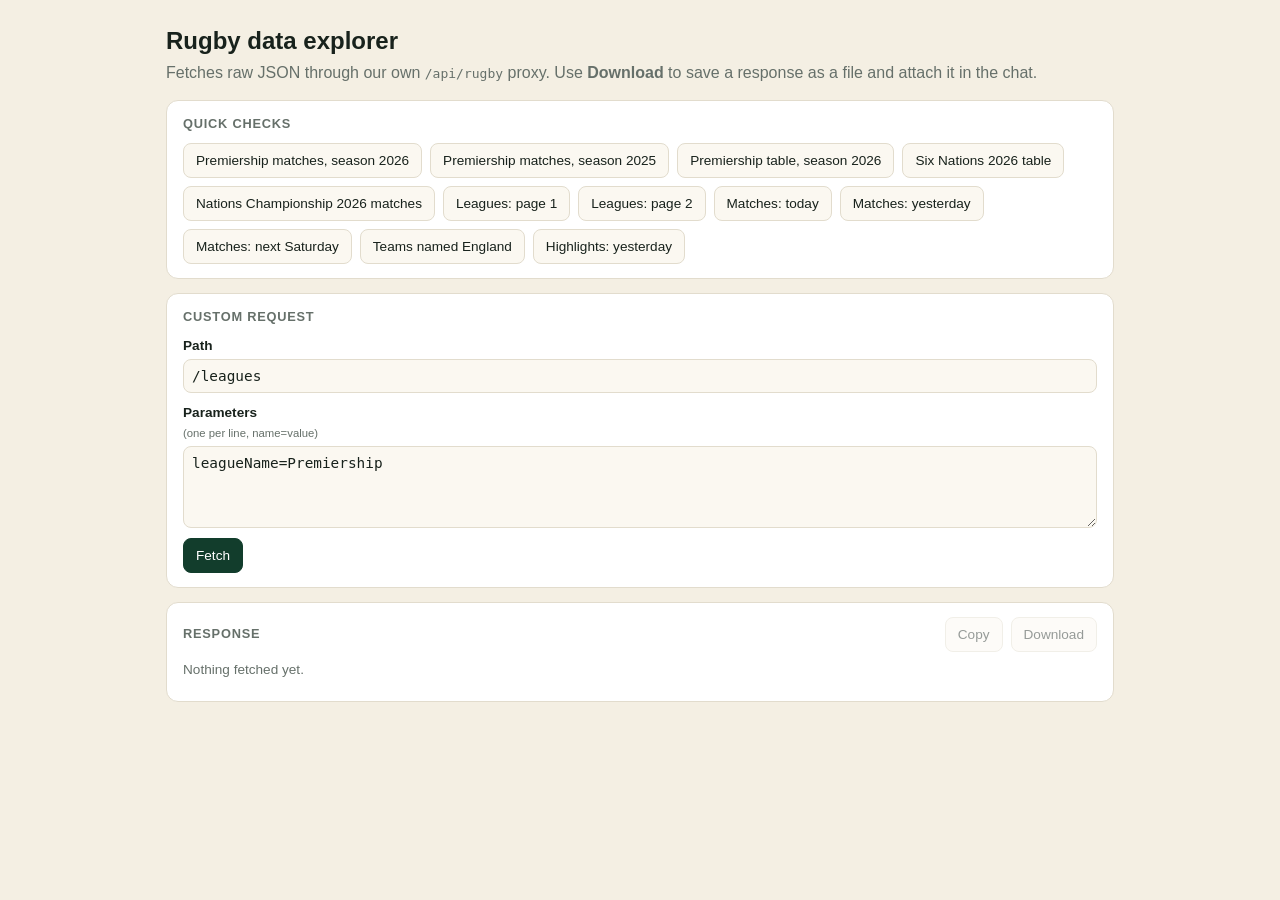
<file: explorer.html>
<!doctype html>
<html lang="en">
<head>
  <meta charset="utf-8">
  <meta name="viewport" content="width=device-width, initial-scale=1">
  <title>Rugby Data Explorer</title>
  <link rel="stylesheet" href="style.css">
</head>
<body class="explorer">
  <header class="ex-header">
    <h1>Rugby data explorer</h1>
    <p>Fetches raw JSON through our own <code>/api/rugby</code> proxy. Use <b>Download</b> to save a response as a file and attach it in the chat.</p>
  </header>

  <section class="ex-card">
    <h2>Quick checks</h2>
    <div class="ex-quick" id="quick"></div>
  </section>

  <section class="ex-card">
    <h2>Custom request</h2>
    <form id="form" class="ex-form">
      <label>Path
        <input id="path" value="/leagues" autocomplete="off" spellcheck="false">
      </label>
      <label>Parameters <small>(one per line, name=value)</small>
        <textarea id="params" rows="4" spellcheck="false">leagueName=Premiership</textarea>
      </label>
      <button type="submit">Fetch</button>
    </form>
  </section>

  <section class="ex-card">
    <div class="ex-result-head">
      <h2>Response</h2>
      <div class="ex-actions">
        <button type="button" id="copy" disabled>Copy</button>
        <button type="button" id="download" disabled>Download</button>
      </div>
    </div>
    <p id="meta" class="ex-meta">Nothing fetched yet.</p>
    <p id="link" class="ex-meta"></p>
    <div id="matches" class="ex-matches"></div>
    <pre id="out" class="ex-out"></pre>
  </section>

  <script>
    const londonDate = (offsetDays = 0) => {
      const d = new Date(Date.now() + offsetDays * 86400000);
      return new Intl.DateTimeFormat('en-CA', { timeZone: 'Europe/London' }).format(d);
    };

    // League IDs confirmed from /leagues on 18 Oct 2026. Always use IDs, never names
    // ("Premiership Rugby" exists three times; the real one is 11847).
    const QUICK = [
      ['Premiership matches, season 2026', '/matches', { leagueId: 11847, season: 2026 }],
      ['Premiership matches, season 2025', '/matches', { leagueId: 11847, season: 2025 }],
      ['Premiership table, season 2026', '/standings', { leagueId: 11847, season: 2026 }],
      ['Six Nations 2026 table', '/standings', { leagueId: 44185, season: 2026 }],
      ['Nations Championship 2026 matches', '/matches', { leagueId: 124179, season: 2026 }],
      ['Leagues: page 1', '/leagues', {}],
      ['Leagues: page 2', '/leagues', { offset: 100 }],
      ['Matches: today', '/matches', { date: londonDate(0), timezone: 'Europe/London' }],
      ['Matches: yesterday', '/matches', { date: londonDate(-1), timezone: 'Europe/London' }],
      ['Matches: next Saturday', '/matches', { date: nextSaturday(), timezone: 'Europe/London' }],
      ['Teams named England', '/teams', { name: 'England' }],
      ['Highlights: yesterday', '/highlights', { date: londonDate(-1), timezone: 'Europe/London' }],
    ];

    function nextSaturday() {
      for (let i = 1; i <= 7; i++) {
        const s = londonDate(i);
        if (new Date(s + 'T12:00:00Z').getUTCDay() === 6) return s;
      }
      return londonDate(0);
    }

    const $ = id => document.getElementById(id);
    let lastText = '';
    let lastName = 'rugby.json';

    function buildUrl(path, params) {
      const q = new URLSearchParams({ path, ...params });
      return '/api/rugby?' + q.toString();
    }

    async function run(path, params) {
      const url = buildUrl(path, params);
      $('meta').textContent = 'Loading…';
      $('link').innerHTML = '';
      $('out').textContent = '';
      $('matches').innerHTML = '';
      $('copy').disabled = $('download').disabled = true;
      const started = performance.now();
      try {
        const res = await fetch(url);
        const text = await res.text();
        let pretty = text;
        let json = null;
        try { json = JSON.parse(text); pretty = JSON.stringify(json, null, 2); } catch {}
        showMatchButtons(json, path);
        lastText = pretty;
        lastName = 'rugby' + path.replace(/\//g, '-') + '-' +
          Object.values(params).join('-').replace(/[^A-Za-z0-9-]+/g, '_').slice(0, 60) + '.json';
        const ms = Math.round(performance.now() - started);
        const cache = res.headers.get('X-Rugby-Cache-Seconds');
        $('meta').textContent = `HTTP ${res.status} · ${(text.length / 1024).toFixed(1)} KB · ${ms} ms` +
          (cache ? ` · shared cache ${cache}s` : '');
        $('meta').className = 'ex-meta ' + (res.ok ? 'ok' : 'bad');
        const a = document.createElement('a');
        a.href = url; a.target = '_blank'; a.rel = 'noopener';
        a.textContent = location.origin + url;
        $('link').append('URL: ', a);
        $('out').textContent = pretty.length > 400000
          ? pretty.slice(0, 400000) + '\n\n… (truncated on screen — Download has the full response)'
          : pretty;
        $('copy').disabled = $('download').disabled = false;
      } catch (err) {
        $('meta').textContent = 'Request failed: ' + err.message;
        $('meta').className = 'ex-meta bad';
      }
    }

    // When a response is a list of matches, offer one-tap buttons to open each match's detail.
    function showMatchButtons(json, path) {
      if (path.replace(/\/+$/, '') !== '/matches') return;
      const list = Array.isArray(json) ? json : Array.isArray(json && json.data) ? json.data : [];
      const matches = list.filter(m => m && m.id && m.homeTeam && m.awayTeam);
      if (!matches.length) return;
      const box = $('matches');
      const note = document.createElement('p');
      note.className = 'ex-meta';
      note.textContent = `${matches.length} matches. Tap one to fetch its full detail:`;
      box.append(note);
      for (const m of matches) {
        const b = document.createElement('button');
        b.type = 'button';
        const when = m.date ? new Date(m.date).toLocaleDateString('en-GB', { day: 'numeric', month: 'short', year: 'numeric', timeZone: 'Europe/London' }) : '';
        const state = (m.state && m.state.description) || '';
        const score = (m.state && m.state.score) ? ` ${m.state.score}` : '';
        b.textContent = `${when} · ${m.homeTeam.name} v ${m.awayTeam.name} · ${state}${score}`;
        b.addEventListener('click', () => {
          $('path').value = '/matches/' + m.id;
          $('params').value = '';
          run('/matches/' + m.id, {});
          window.scrollTo({ top: 0, behavior: 'smooth' });
        });
        box.append(b);
      }
    }

    for (const [label, path, params] of QUICK) {
      const b = document.createElement('button');
      b.type = 'button';
      b.textContent = label;
      b.addEventListener('click', () => {
        $('path').value = path;
        $('params').value = Object.entries(params).map(([k, v]) => `${k}=${v}`).join('\n');
        run(path, params);
      });
      $('quick').append(b);
    }

    $('form').addEventListener('submit', e => {
      e.preventDefault();
      const params = {};
      for (const line of $('params').value.split('\n')) {
        const i = line.indexOf('=');
        if (i > 0) params[line.slice(0, i).trim()] = line.slice(i + 1).trim();
      }
      run($('path').value.trim(), params);
    });

    $('copy').addEventListener('click', async () => {
      try { await navigator.clipboard.writeText(lastText); $('copy').textContent = 'Copied'; }
      catch { $('copy').textContent = 'Copy failed'; }
      setTimeout(() => { $('copy').textContent = 'Copy'; }, 1500);
    });

    $('download').addEventListener('click', () => {
      const blob = new Blob([lastText], { type: 'application/json' });
      const a = document.createElement('a');
      a.href = URL.createObjectURL(blob);
      a.download = lastName;
      document.body.append(a);
      a.click();
      setTimeout(() => { URL.revokeObjectURL(a.href); a.remove(); }, 1000);
    });
  </script>
</body>
</html>
</file>
<file: style.css>
/* Rugby — styles. "Clubhouse" look: bottle-green masthead with pitch stripes,
   cream match-programme paper, condensed scoreboard numerals. */

:root {
  --green: #123d2c;
  --green-2: #19513b;
  --green-ink: #0d2c20;
  --cream: #f4efe3;
  --paper: #fbf8f1;
  --card: #ffffff;
  --ink: #18221c;
  --muted: #66706a;
  --line: #e2dccd;
  --gold: #c9a227;
  --red: #c8102e;
  --win: #1d6b45;
  --loss: #a33a2c;
  --draw: #8a7a3d;
  --track: #fff4cf;
  --track-ink: #5a4500;
  --bad: #b3261e;
  --radius: 12px;
  --shadow: 0 1px 2px rgba(20, 30, 25, .06), 0 2px 8px rgba(20, 30, 25, .05);
  --font: -apple-system, BlinkMacSystemFont, "Segoe UI", Roboto, sans-serif;
  --display: "Barlow Condensed", "Arial Narrow", sans-serif;
  --mono: ui-monospace, SFMono-Regular, Menlo, monospace;
}

@media (prefers-color-scheme: dark) {
  :root {
    --cream: #0f1512;
    --paper: #121a16;
    --card: #19221d;
    --ink: #e6ebe7;
    --muted: #96a29b;
    --line: #2a3530;
    --track: #3a3214;
    --track-ink: #f2d77a;
    --win: #5fc08b;
    --loss: #e58a7d;
    --draw: #d1bf72;
    --bad: #f2867e;
    --shadow: none;
  }
}

*, *::before, *::after { box-sizing: border-box; }
html { -webkit-text-size-adjust: 100%; }
body { margin: 0; font-family: var(--font); background: var(--cream); color: var(--ink); line-height: 1.4; }
body.no-scroll { overflow: hidden; }
button { font: inherit; color: inherit; }
img { display: block; }

/* Keep in EVERY version of this file: without it, overlays with the
   hidden attribute still show (lesson from the cricket app). */
.overlay[hidden] { display: none; }
[hidden] { display: none !important; }

/* ── Masthead ─────────────────────────────────── */
.masthead {
  position: sticky; top: 0; z-index: 20;
  color: #fff;
  background:
    repeating-linear-gradient(90deg, rgba(255,255,255,.035) 0 48px, transparent 48px 96px),
    linear-gradient(180deg, var(--green-2), var(--green));
  box-shadow: 0 2px 10px rgba(0,0,0,.18);
  padding-top: env(safe-area-inset-top);
}
.masthead-inner { max-width: 760px; margin: 0 auto; padding: 12px 16px 6px; display: flex; align-items: center; justify-content: space-between; gap: 12px; }
.brand { display: flex; align-items: center; gap: 10px; min-width: 0; }
.brand-ball {
  width: 30px; height: 20px; border-radius: 50%; flex: none;
  background: linear-gradient(135deg, #fff 0%, #e9e4d6 100%);
  transform: rotate(-30deg);
  position: relative; box-shadow: inset 0 0 0 1.5px rgba(0,0,0,.08);
}
.brand-ball::after { content: ""; position: absolute; left: 7px; right: 7px; top: 9px; height: 2px; background: var(--red); border-radius: 2px; }
.brand h1 { font: 700 1.7rem/1 var(--display); letter-spacing: .04em; text-transform: uppercase; margin: 0; }
.brand-sub { margin: 2px 0 0; font-size: .74rem; color: rgba(255,255,255,.72); white-space: nowrap; overflow: hidden; text-overflow: ellipsis; }
.pick-btn {
  flex: none; border: 1px solid rgba(255,255,255,.35); background: rgba(255,255,255,.08); color: #fff;
  border-radius: 999px; padding: 6px 12px; font-size: .82rem; font-weight: 600; cursor: pointer;
}
.tabs { max-width: 760px; margin: 0 auto; display: flex; padding: 0 8px; }
.tabs button {
  flex: 1; background: none; border: 0; color: rgba(255,255,255,.68); cursor: pointer;
  font: 600 1.05rem/1 var(--display); letter-spacing: .08em; text-transform: uppercase;
  padding: 10px 4px 11px; border-bottom: 3px solid transparent;
}
.tabs button[aria-selected="true"] { color: #fff; border-bottom-color: var(--gold); }

/* ── Filters ──────────────────────────────────── */
.filters { max-width: 760px; margin: 0 auto; padding: 12px 16px 4px; display: grid; gap: 10px; }
.chips { display: flex; gap: 8px; overflow-x: auto; padding-bottom: 2px; scrollbar-width: none; }
.chips::-webkit-scrollbar { display: none; }
/* Phones: one swipeable row, faded at the right edge to show there's more. */
@media (max-width: 639px) {
  .chips { -webkit-mask-image: linear-gradient(90deg, #000 calc(100% - 28px), transparent);
           mask-image: linear-gradient(90deg, #000 calc(100% - 28px), transparent); padding-right: 24px; }
}
/* Wider screens: wrap onto extra lines so every button is visible. */
@media (min-width: 640px) { .chips { flex-wrap: wrap; overflow-x: visible; } }
.chip {
  flex: none; display: inline-flex; align-items: center; gap: 6px; cursor: pointer;
  border: 1px solid var(--line); background: var(--card); color: var(--ink);
  border-radius: 999px; padding: 6px 12px; font-size: .85rem; font-weight: 600;
}
.chip.on { background: var(--green); border-color: var(--green); color: #fff; }
.search {
  width: 100%; font: inherit; font-size: 16px; padding: 9px 12px; border-radius: 10px;
  border: 1px solid var(--line); background: var(--card); color: var(--ink);
}

/* ── Content ──────────────────────────────────── */
.content { max-width: 760px; margin: 0 auto; padding: 8px 16px 48px; }
.day { margin-top: 14px; }
.day-title {
  font: 700 1rem/1.2 var(--display); letter-spacing: .06em; text-transform: uppercase;
  color: var(--muted); margin: 0 0 8px; padding-bottom: 4px; border-bottom: 2px solid var(--line);
}
.live-title { color: var(--red); }
.cards { display: grid; gap: 8px; }
@media (min-width: 640px) { .cards { grid-template-columns: 1fr 1fr; } }

.match {
  display: block; width: 100%; text-align: left; cursor: pointer;
  background: var(--card); border: 1px solid var(--line); border-radius: var(--radius);
  box-shadow: var(--shadow); padding: 10px 12px 8px;
}
.match:hover { border-color: color-mix(in srgb, var(--green) 35%, var(--line)); }
.match-live { border-left: 4px solid var(--red); }
.match-meta { display: flex; justify-content: space-between; align-items: center; gap: 8px; margin-bottom: 6px; font-size: .74rem; color: var(--muted); }
.comp { font-weight: 600; text-transform: uppercase; letter-spacing: .04em; white-space: nowrap; overflow: hidden; text-overflow: ellipsis; }
.when { font: 700 1rem/1 var(--display); color: var(--ink); letter-spacing: .03em; }
.team-row { display: grid; grid-template-columns: 26px 1fr auto; align-items: center; gap: 10px; padding: 3px 0; }
.team-name { font-weight: 500; white-space: nowrap; overflow: hidden; text-overflow: ellipsis; }
.team-row.win .team-name { font-weight: 700; }
.team-row.tracked .team-name { color: var(--track-ink); }
.team-row.tracked .team-name::after { content: " ●"; color: var(--gold); font-size: .7em; vertical-align: middle; }
.pts { font: 700 1.45rem/1 var(--display); min-width: 2ch; text-align: right; color: var(--muted); }
.team-row.win .pts { color: var(--ink); }

.crest { width: 26px; height: 26px; object-fit: contain; flex: none; }
.crest.xs { width: 18px; height: 18px; }
.crest.sm { width: 22px; height: 22px; }
.crest.lg { width: 56px; height: 56px; }
.crest-fallback {
  display: inline-grid; place-items: center; border-radius: 50%;
  background: hsl(var(--h, 140) 45% 32%); color: #fff;
  font: 700 .66rem/1 var(--display); letter-spacing: .03em;
}
.crest-fallback.xs { font-size: .55rem; }
.crest-fallback.lg { font-size: 1.3rem; }

.live-pill { display: inline-flex; align-items: center; gap: 5px; color: var(--red); font-weight: 700; font-size: .74rem; text-transform: uppercase; letter-spacing: .04em; white-space: nowrap; }
.live-pill i { width: 8px; height: 8px; border-radius: 50%; background: var(--red); animation: pulse 1.4s infinite; }
@keyframes pulse { 0%, 100% { opacity: 1; } 50% { opacity: .25; } }
@media (prefers-reduced-motion: reduce) { .live-pill i { animation: none; } }
.tag { display: inline-block; font-size: .7rem; font-weight: 700; text-transform: uppercase; letter-spacing: .04em; padding: 2px 7px; border-radius: 6px; background: var(--cream); color: var(--muted); white-space: nowrap; }
.tag-postponed, .tag-cancelled { background: #fbe3df; color: #8f2a1d; }
@media (prefers-color-scheme: dark) { .tag-postponed, .tag-cancelled { background: #3d1f1a; color: #f2a093; } }

.empty { text-align: center; color: var(--muted); padding: 28px 8px 8px; margin: 0; }
.footnote { color: var(--muted); font-size: .78rem; margin: 10px 2px 0; }
.muted { color: var(--muted); font-size: .9rem; }
.banner { background: #fbe3df; color: #7a2418; border-radius: 10px; padding: 10px 12px; font-size: .85rem; margin-top: 12px; }
@media (prefers-color-scheme: dark) { .banner { background: #3d1f1a; color: #f2b3a8; } }
.more-btn {
  display: block; margin: 16px auto 0; cursor: pointer; border: 1px solid var(--line); background: var(--card);
  border-radius: 999px; padding: 8px 16px; font-weight: 600; font-size: .88rem; color: var(--green);
}
@media (prefers-color-scheme: dark) { .more-btn { color: var(--win); } }

/* ── Highlights ───────────────────────────────── */
.meta-right { display: inline-flex; align-items: center; gap: 8px; flex: none; }
.hl-mark { font-size: .68rem; font-weight: 700; letter-spacing: .03em; color: var(--red); white-space: nowrap; }
.hl-row { display: flex; gap: 10px; overflow-x: auto; padding-bottom: 6px; scroll-snap-type: x mandatory; scrollbar-width: thin; }
.hl-row .hl { flex: 0 0 220px; scroll-snap-align: start; }
.hl-grid { display: grid; grid-template-columns: 1fr 1fr; gap: 10px; }
.hl {
  display: grid; gap: 4px; align-content: start; text-decoration: none; color: inherit;
  background: var(--card); border: 1px solid var(--line); border-radius: var(--radius); padding: 0 0 8px; overflow: hidden; box-shadow: var(--shadow);
}
.hl-thumb { position: relative; display: block; aspect-ratio: 16 / 9; background: var(--green-ink); }
.hl-thumb img { width: 100%; height: 100%; object-fit: cover; }
.hl-play {
  position: absolute; left: 50%; top: 50%; width: 42px; height: 30px; transform: translate(-50%, -50%);
  background: rgba(200, 16, 46, .92); border-radius: 8px;
}
.hl-play::after {
  content: ""; position: absolute; left: 17px; top: 9px;
  border-left: 11px solid #fff; border-top: 6px solid transparent; border-bottom: 6px solid transparent;
}
.hl-title { padding: 0 10px; font-size: .82rem; font-weight: 600; line-height: 1.3;
  display: -webkit-box; -webkit-line-clamp: 2; -webkit-box-orient: vertical; overflow: hidden; }
.hl-meta { padding: 0 10px; font-size: .72rem; color: var(--muted); white-space: nowrap; overflow: hidden; text-overflow: ellipsis; }

/* ── Tables (layout after the football app) ───── */
.table-chips { margin: 12px 0 4px; }
.table-section { margin-top: 16px; }
.table-title { font: 700 1.15rem/1.2 var(--display); letter-spacing: .05em; text-transform: uppercase; margin: 0 0 8px; }
.table-wrap { overflow-x: auto; background: var(--card); border: 1px solid var(--line); border-radius: var(--radius); box-shadow: var(--shadow); }
.standings { width: 100%; border-collapse: collapse; font-size: .84rem; font-variant-numeric: tabular-nums; }
.standings th {
  background: var(--green); color: #fff; font: 600 .8rem/1 var(--display); letter-spacing: .06em; text-transform: uppercase;
  padding: 9px 6px; text-align: center; white-space: nowrap;
}
.standings td { padding: 8px 6px; text-align: center; border-bottom: 1px solid var(--line); white-space: nowrap; }
.standings tr:last-child td { border-bottom: 0; }
.standings .team-col { text-align: left; }
.standings td.team-col { display: flex; align-items: center; gap: 8px; min-width: 150px; font-weight: 600; }
.standings td.team-col .tname { display: block; min-width: 0; max-width: 220px; overflow: hidden; text-overflow: ellipsis; }
.standings .pos { color: var(--muted); font-weight: 700; }
.standings .pts-col { font-weight: 800; }
.standings tr.tracked td { background: var(--track); color: var(--track-ink); }
@media (max-width: 520px) { .standings .wide-only { display: none; } }
@media (max-width: 420px) {
  .standings { font-size: .78rem; }
  .standings th, .standings td { padding: 7px 4px; }
  .standings td.team-col { min-width: 0; gap: 6px; }
  .standings td.team-col .tname { max-width: calc(100vw - 300px); }
}

/* ── Overlays / sheets ────────────────────────── */
.overlay {
  position: fixed; inset: 0; z-index: 50; background: rgba(8, 20, 14, .55);
  display: flex; align-items: flex-end; justify-content: center;
}
@media (min-width: 640px) { .overlay { align-items: center; } }
.sheet {
  position: relative; background: var(--paper); width: 100%; max-width: 560px; max-height: 92vh; overflow-y: auto;
  border-radius: 18px 18px 0 0; padding: 18px 16px calc(20px + env(safe-area-inset-bottom));
}
@media (min-width: 640px) { .sheet { border-radius: 18px; } }
.sheet-close {
  position: absolute; top: 10px; right: 10px; width: 34px; height: 34px; border-radius: 50%;
  border: 0; background: var(--cream); font-size: 1.3rem; line-height: 1; cursor: pointer;
}
.sheet-title { font: 700 1.4rem/1.1 var(--display); text-transform: uppercase; letter-spacing: .04em; margin: 4px 40px 6px 0; }
.sheet-note { color: var(--muted); font-size: .85rem; margin: 0 0 14px; }
.sheet-kicker { margin: 2px 40px 2px 0; font-size: .76rem; font-weight: 700; text-transform: uppercase; letter-spacing: .05em; color: var(--muted); }
.sheet-when { margin: 0 0 12px; font-size: .88rem; display: flex; align-items: center; gap: 8px; flex-wrap: wrap; }

.scoreboard {
  display: grid; grid-template-columns: 1fr auto 1fr; align-items: center; gap: 8px;
  background:
    repeating-linear-gradient(90deg, rgba(255,255,255,.04) 0 40px, transparent 40px 80px),
    linear-gradient(180deg, var(--green-2), var(--green-ink));
  color: #fff; border-radius: 14px; padding: 16px 10px;
}
.sb-team { display: grid; justify-items: center; gap: 8px; text-align: center; font-weight: 600; font-size: .92rem; }
.sb-score { font: 700 2.8rem/1 var(--display); letter-spacing: .02em; color: #fff; white-space: nowrap; }
.sb-score i { font-style: normal; color: var(--gold); margin: 0 .12em; }
.sb-score small { font-size: 1.4rem; color: rgba(255,255,255,.7); }

.detail-block { margin-top: 16px; }
.detail-block h3 { font: 700 1rem/1.2 var(--display); letter-spacing: .06em; text-transform: uppercase; margin: 0 0 8px; }
.detail-block h3 small { font: 500 .78rem var(--font); text-transform: none; letter-spacing: 0; color: var(--muted); }
.form-row { display: flex; justify-content: space-between; align-items: center; gap: 10px; padding: 5px 0; border-bottom: 1px solid var(--line); font-size: .9rem; }
.forms { display: flex; gap: 4px; }
.form { width: 24px; height: 24px; border-radius: 6px; display: grid; place-items: center; color: #fff; font: 700 .85rem/1 var(--display); }
.form-W { background: var(--win); } .form-L { background: var(--loss); } .form-D { background: var(--draw); }
@media (prefers-color-scheme: dark) { .form { color: #111; } }
.pred-bar { display: flex; height: 10px; border-radius: 6px; overflow: hidden; background: var(--line); }
.pred-bar span:nth-child(1) { background: var(--green-2); }
.pred-bar span:nth-child(2) { background: var(--gold); }
.pred-bar span:nth-child(3) { background: #7c8a83; }
.pred-labels { display: flex; justify-content: space-between; gap: 8px; font-size: .8rem; color: var(--muted); margin-top: 5px; }
.pred-labels span:nth-child(2) { text-align: center; }
.pred-labels span:nth-child(3) { text-align: right; }
.facts { display: grid; grid-template-columns: auto 1fr; gap: 4px 12px; margin: 0; font-size: .9rem; }
.facts dt { color: var(--muted); }
.facts dd { margin: 0; }
.lineups { display: grid; grid-template-columns: 1fr 1fr; gap: 14px; font-size: .85rem; }
.lineups h4 { margin: 0 0 4px; } .lineups h5 { margin: 8px 0 4px; color: var(--muted); }
.lineup { list-style: none; margin: 0; padding: 0; }
.lineup li { display: grid; grid-template-columns: 1.8em 1fr; }
.lineup b { color: var(--muted); }
.h2h-row { display: grid; grid-template-columns: auto 1fr; gap: 2px 10px; padding: 6px 0; border-bottom: 1px solid var(--line); font-size: .86rem; }
.h2h-date { color: var(--muted); white-space: nowrap; }
.h2h-comp { grid-column: 2; color: var(--muted); font-size: .76rem; }

.pick-grid { display: grid; grid-template-columns: 1fr 1fr; gap: 8px; }
.pick {
  display: flex; align-items: center; gap: 10px; text-align: left; cursor: pointer;
  border: 1.5px solid var(--line); background: var(--card); border-radius: 10px; padding: 9px 10px; font-weight: 600; font-size: .9rem;
}
.pick.on { border-color: var(--green-2); background: color-mix(in srgb, var(--green-2) 12%, var(--card)); }
.pick.on::after { content: "✓"; margin-left: auto; color: var(--green-2); font-weight: 800; }
@media (prefers-color-scheme: dark) { .pick.on::after { color: var(--win); } .pick.on { border-color: var(--win); } }
.primary-btn {
  display: block; width: 100%; margin-top: 16px; border: 0; cursor: pointer; border-radius: 10px; padding: 12px;
  background: var(--green); color: #fff; font: 700 1.05rem/1 var(--display); letter-spacing: .08em; text-transform: uppercase;
}

/* ── Data explorer (explorer.html) ────────────── */
.explorer { padding: 16px; max-width: 980px; margin: 0 auto; background: var(--cream); }
.ex-header h1 { margin: 8px 0 4px; font-size: 1.5rem; }
.ex-header p { margin: 0 0 16px; color: var(--muted); }
.ex-card { background: var(--card); border: 1px solid var(--line); border-radius: var(--radius); padding: 14px 16px; margin-bottom: 14px; }
.ex-card h2 { font-size: 0.8rem; text-transform: uppercase; letter-spacing: 0.06em; color: var(--muted); margin: 0 0 10px; }
.ex-quick { display: flex; flex-wrap: wrap; gap: 8px; }
.explorer button {
  font: inherit; font-size: 0.85rem; padding: 7px 12px; border-radius: 8px; cursor: pointer;
  border: 1px solid var(--line); background: var(--paper); color: var(--ink);
}
.explorer button[type=submit] { background: var(--green); color: #fff; border-color: var(--green); }
.explorer button:disabled { opacity: 0.45; cursor: default; }
.ex-form { display: grid; gap: 10px; }
.ex-form label { display: grid; gap: 4px; font-size: 0.85rem; font-weight: 600; }
.ex-form small { font-weight: 400; color: var(--muted); }
.ex-form input, .ex-form textarea {
  font: 0.9rem var(--mono); padding: 8px; border-radius: 8px;
  border: 1px solid var(--line); background: var(--paper); color: var(--ink); width: 100%;
}
.ex-form button { justify-self: start; }
.ex-result-head { display: flex; justify-content: space-between; align-items: center; gap: 8px; }
.ex-result-head h2 { margin: 0; }
.ex-actions { display: flex; gap: 8px; }
.ex-meta { font-size: 0.85rem; color: var(--muted); margin: 8px 0 0; word-break: break-all; }
.ex-meta.ok { color: var(--win); }
.ex-meta.bad { color: var(--bad); }
.ex-meta a { color: inherit; }
.ex-out {
  font: 0.78rem/1.4 var(--mono); background: var(--paper); border: 1px solid var(--line);
  border-radius: 8px; padding: 10px; margin: 10px 0 0; max-height: 70vh; overflow: auto; white-space: pre;
}
.ex-out:empty { display: none; }
.ex-matches { display: flex; flex-wrap: wrap; gap: 6px; margin-top: 8px; max-height: 40vh; overflow: auto; }
.ex-matches:empty { display: none; }
.ex-matches .ex-meta { flex-basis: 100%; margin: 0 0 2px; }
.ex-matches button { text-align: left; font-size: 0.78rem; }
</file>
